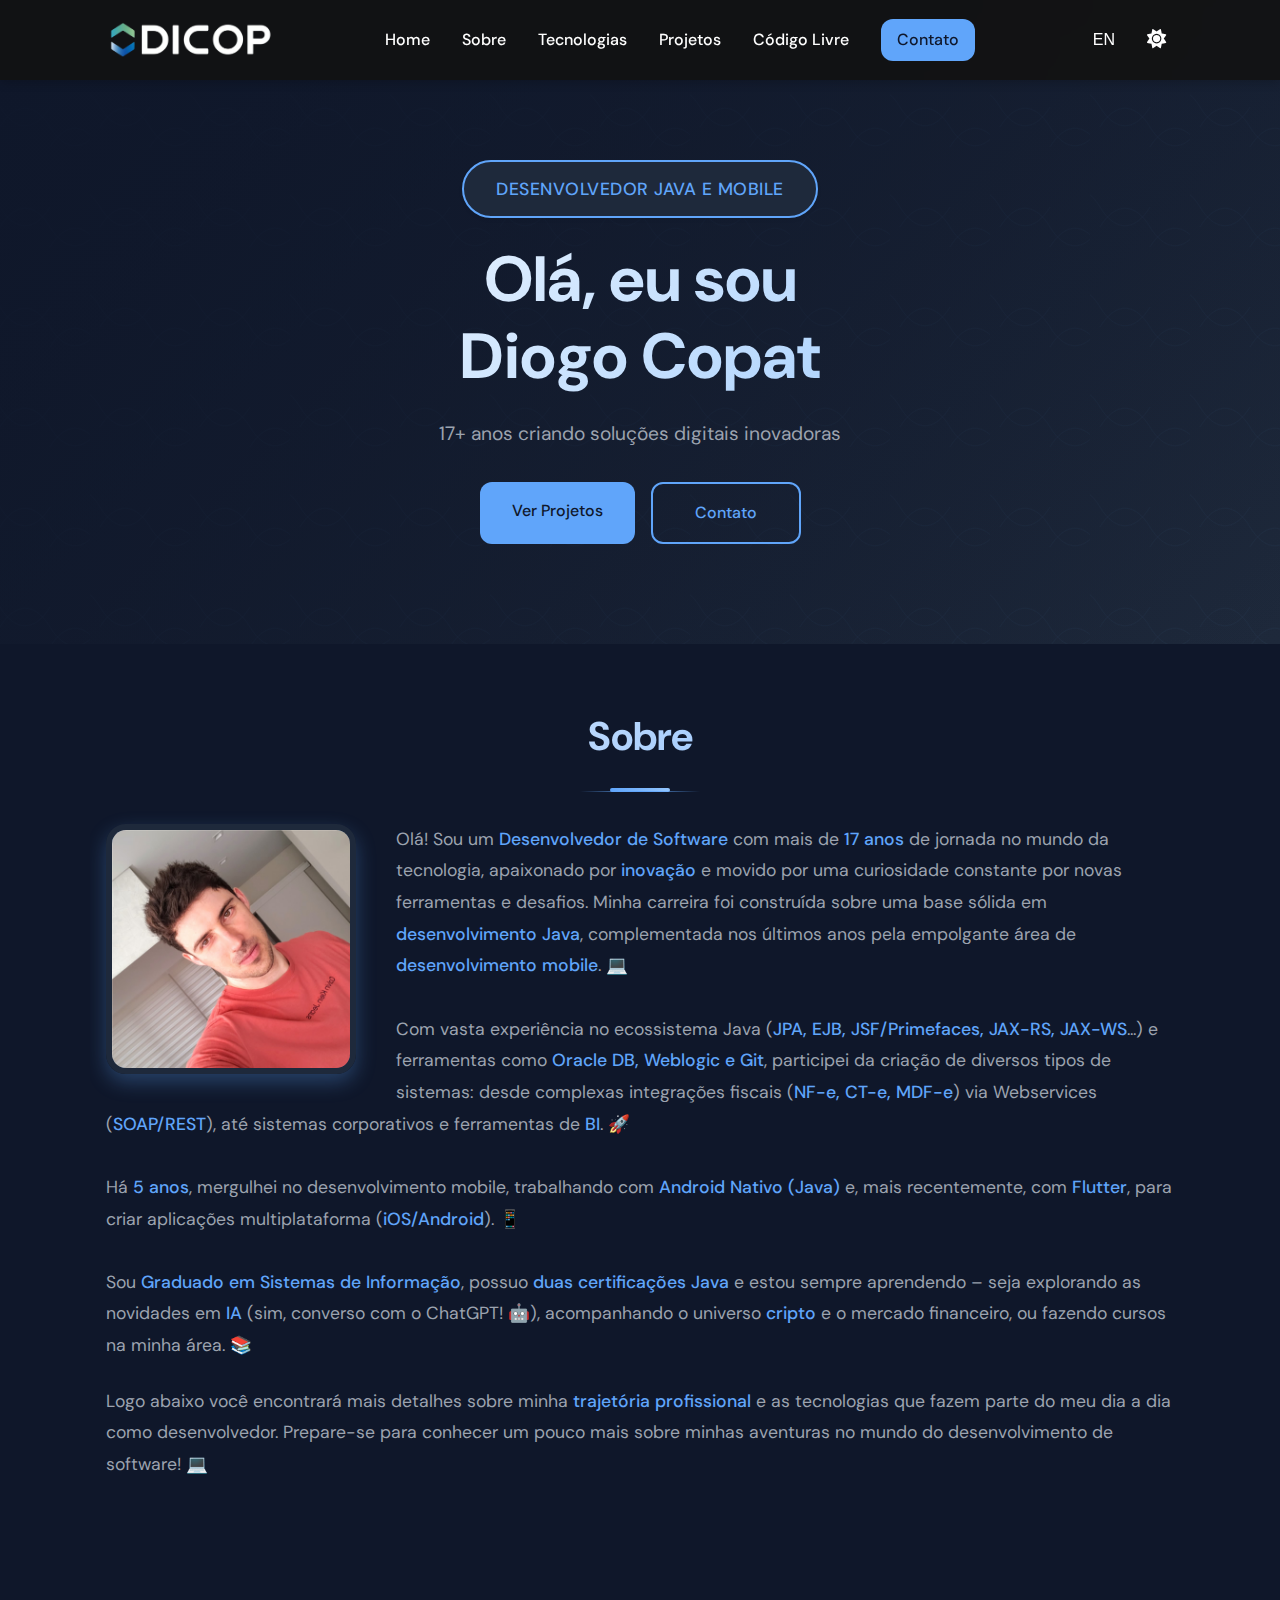
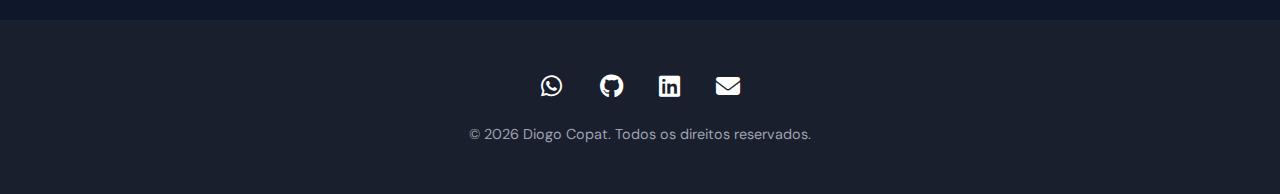
<file: index.html>
<!DOCTYPE html>
<html lang="pt-BR" data-theme="dark">
<head>
    <meta charset="UTF-8">
    <meta name="viewport" content="width=device-width, initial-scale=1.0">
    <title>Desenvolvedor Java e Mobile - Diogo Copat</title>
    
    <!-- Meta tags para SEO -->
    <meta name="description" content="Portfólio profissional de Diogo Copat, desenvolvedor Java e Mobile. Especialista em desenvolvimento de sistemas web e aplicativos Android / iOS.">
    <meta name="keywords" content="desenvolvedor java, ejb, jpa, jsf, primefaces, rest, soap, jax-rs, jax-ws, desenvolvedor mobile, android, ios, aplicativos, programação, desenvolvimento web, portfólio, diogo copat">
    <meta name="author" content="Diogo Copat">
    <meta name="robots" content="index, follow">
    
    <!-- Open Graph / Facebook -->
    <meta property="og:type" content="website">
    <meta property="og:url" content="https://dicop.com.br/">
    <meta property="og:title" content="Desenvolvedor Java e Mobile - Diogo Copat">
    <meta property="og:description" content="Portfólio profissional de Diogo Copat, desenvolvedor Java e Mobile. Especialista em desenvolvimento sistemas web e aplicativos Android / iOS.">
    <meta property="og:image" content="https://dicop.com.br/img/dicop.png">
    
    <!-- Twitter -->
    <meta property="twitter:card" content="summary_large_image">
    <meta property="twitter:url" content="https://dicop.com.br/">
    <meta property="twitter:title" content="Desenvolvedor Java e Mobile - Diogo Copat">
    <meta property="twitter:description" content="Portfólio profissional de Diogo Copat, desenvolvedor Java e Mobile. Especialista em desenvolvimento de sistemas web e aplicativos Android / iOS.">
    <meta property="twitter:image" content="https://dicop.com.br/img/dicop.png">
    
    <link rel="stylesheet" href="css/styles.css">
    <link rel="icon" href="img/favicons/favicon.png" type="image/x-icon">
    <link rel="apple-touch-icon" href="img/favicons/favicon-apple.png">
    <link href="https://fonts.googleapis.com/css2?family=DM+Sans:wght@400;500;700&display=swap" rel="stylesheet">
    <link rel="stylesheet" href="https://cdnjs.cloudflare.com/ajax/libs/font-awesome/6.4.0/css/all.min.css">
    <link rel="stylesheet" href="https://cdn.jsdelivr.net/npm/swiper@11/swiper-bundle.min.css" />
    <script src="js/translations.js"></script>
    <script src="js/theme.js" defer></script>
    <script src="js/scroll.js" defer></script>
    <script src="js/menu.js" defer></script>
    <script src="js/scroll-to-top.js" defer></script>
    <script src="js/skills-carousel.js" defer></script>
    <script src="js/contact-form.js" defer></script>
    <script src="https://cdn.jsdelivr.net/npm/swiper@11/swiper-bundle.min.js"></script>
    <script src="js/project-images.js" defer></script>
</head>
<body>
    <nav class="navbar">
        <div class="container">
            <a href="#home" class="logo">
                <img class="theme-logo" alt="Logo Portfolio">
            </a>
            <div class="nav-menu">
                <a href="#home" style="--item-index: 0" data-i18n="nav-home">Home</a>
                <a href="#career" style="--item-index: 1" data-i18n="nav-about">Sobre</a>
                <a href="#skills" style="--item-index: 2" data-i18n="nav-skills">Tecnologias</a>
                <a href="#projects" style="--item-index: 3" data-i18n="nav-projects">Projetos</a>
                <a href="#opensource" style="--item-index: 4" data-i18n="nav-opensource">Código Livre</a>
                <a href="#contact" class="nav-btn" style="--item-index: 5" data-i18n="nav-contact">Contato</a>
            </div>
            <div class="nav-right">
                <button id="langToggle" class="lang-toggle" aria-label="Alternar idioma">
                    EN
                </button>
                <button id="themeToggle" class="theme-toggle" aria-label="Alternar tema">
                    <i class="fas fa-moon"></i>
                </button>
                <button id="menuToggle" class="menu-toggle" aria-label="Toggle menu">
                    <i class="fas fa-bars"></i>
                </button>
            </div>
        </div>
    </nav>

    <section id="home" class="hero">
        <div class="container">
            <span class="subtitle" data-i18n="hero-subtitle">Desenvolvedor Java e Mobile</span>
            <h1>
                <span class="typing-text" data-i18n="hero-title-1">Olá, eu sou</span><br>
                <span class="typing-name" data-i18n="hero-title-2">Diogo Copat</span>
            </h1>
            <p data-i18n="hero-description">17+ anos criando soluções digitais inovadoras</p>
            <div class="hero-btns">
                <a href="#projects" class="btn" data-i18n="hero-btn-projects">Ver Projetos</a>
                <a href="#contact" class="btn btn-outline" data-i18n="hero-btn-contact">Contato</a>
            </div>
        </div>
    </section>

    <section id="career" class="career">
        <div class="container">
            <h2 data-i18n="career-title">Sobre</h2>
            <div class="about-container">
                <div class="profile-image-container">
                    <img src="img/foto.jpg" alt="Diogo Copat" class="profile-image" >
                </div>
                <p class="section-description" data-i18n="career-description">
                    Olá! Sou um <strong>Desenvolvedor de Software</strong> com mais de <strong>17 anos</strong> de jornada no mundo da tecnologia, apaixonado por <strong>inovação</strong> e movido por uma curiosidade constante por novas ferramentas e desafios. Minha carreira foi construída sobre uma base sólida em <strong>desenvolvimento Java</strong>, complementada nos últimos anos pela empolgante área de <strong>desenvolvimento mobile</strong>. 💻<br><br>Com vasta experiência no ecossistema Java (<strong>JPA, EJB, JSF/Primefaces, JAX-RS, JAX-WS</strong>...) e ferramentas como <strong>Oracle DB, Weblogic e Git</strong>, participei da criação de diversos tipos de sistemas: desde complexas integrações fiscais (<strong>NF-e, CT-e, MDF-e</strong>) via Webservices (<strong>SOAP/REST</strong>), até sistemas corporativos e ferramentas de <strong>BI</strong>. 🚀<br><br>Há <strong>5 anos</strong>, mergulhei no desenvolvimento mobile, trabalhando com <strong>Android Nativo (Java)</strong> e, mais recentemente, com <strong>Flutter</strong>, para criar aplicações multiplataforma (<strong>iOS/Android</strong>). 📱<br><br>Sou <strong>Graduado em Sistemas de Informação</strong>, possuo <strong>duas certificações Java</strong> e estou sempre aprendendo – seja explorando as novidades em <strong>IA</strong> (sim, converso com o ChatGPT! 🤖), acompanhando o universo <strong>cripto</strong> e o mercado financeiro, ou fazendo cursos na minha área. 📚
                </p>
                <p class="section-description" data-i18n="career-description-2">
                    Logo abaixo você encontrará mais detalhes sobre minha <strong>trajetória profissional</strong> e as tecnologias que fazem parte do meu dia a dia como desenvolvedor. Prepare-se para conhecer um pouco mais sobre minhas aventuras no mundo do desenvolvimento de software! 💻
                </p>
            </div>
            <div class="career-stats">
                <div class="stat-item reveal delay-1">
                    <div class="stat-number">20+</div>
                    <div class="stat-label" data-i18n="career-stats-1">Anos atuando na área de TI</div>
                </div>
                <div class="stat-item reveal delay-2">
                    <div class="stat-number">17+</div>
                    <div class="stat-label" data-i18n="career-stats-2">Anos desenvolvendo sistemas</div>
                </div>
                <div class="stat-item reveal delay-3">
                    <div class="stat-number">1</div>
                    <div class="stat-label" data-i18n="career-stats-3">Curso Superior em Sistemas de Informação</div>
                </div>                
                <div class="stat-item reveal delay-4">
                    <div class="stat-number">2</div>
                    <div class="stat-label" data-i18n="career-stats-4">Certificações Oracle / Java</div>
                </div>
            </div>

            <div class="career-grid reveal">
                <div class="career-highlight reveal-left">
                    <h3><i class="fab fa-java"></i><span data-i18n="career-web-title">Desenvolvimento Java</span></h3>
                    <p data-i18n="career-web-desc">Especialista em desenvolvimento Java, com ampla experiência em frameworks como EJB, JPA, JSF, Primefaces, JAX-RS, JAX-WS, Spring, Struts, JSP, JDBC e Servlets.</p>
                </div>
                <div class="career-highlight reveal-right">
                    <h3><i class="fas fa-mobile-alt"></i><span data-i18n="career-mobile-title">Desenvolvimento Mobile</span></h3>
                    <p data-i18n="career-mobile-desc">Especialista em desenvolvimento de aplicativos Android nativo (Java) e aplicações multiplataforma (Android / IOS) com Flutter</p>
                </div>
                <div class="career-highlight reveal-right delay-1">
                    <h3><i class="fas fa-tools"></i><span data-i18n="career-devops-title">DevOps & Ferramentas</span></h3>
                    <p data-i18n="career-devops-desc">Profundo conhecimento em banco de dados Oracle, larga experiência com servidor de aplicação Weblogic, Oracle HTTP Server, integração contínua com Jenkins e controle de versão usando GIT.</p>
                </div>
            </div>

            <div class="career-timeline reveal">
                <h3 data-i18n="career-timeline-title">Trajetória Profissional</h3>
                <div class="timeline-item delay-1">
                    <div class="timeline-date" data-i18n="career-timeline-1-date">Certificação</div>
                    <div class="timeline-title" data-i18n="career-timeline-1-title">Oracle Java SE 7</div>
                    <div class="timeline-description" data-i18n="career-timeline-1-desc">Certificação Oficial Oracle Java SE 7 Programmer</div>
                </div>
                <div class="timeline-item delay-2">
                    <div class="timeline-date" data-i18n="career-timeline-2-date">Certificação</div>
                    <div class="timeline-title" data-i18n="career-timeline-2-title">Oracle Java SE 6</div>
                    <div class="timeline-description" data-i18n="career-timeline-2-desc">Certificação Oficial Oracle Java SE 6 Programmer</div>
                </div>
                <div class="timeline-item delay-3">
                    <div class="timeline-date" data-i18n="career-timeline-3-date">Curso Superior</div>
                    <div class="timeline-title" data-i18n="career-timeline-3-title">Sistemas de Informação</div>
                    <div class="timeline-description" data-i18n="career-timeline-3-desc">Graduação completa em Sistemas de Informação, foco em desenvolvimento de software e sistemas empresariais.</div>
                </div>
                <div class="timeline-item delay-4">
                    <div class="timeline-date" data-i18n="career-timeline-4-date">2008 - Presente</div>
                    <div class="timeline-title" data-i18n="career-timeline-4-title">Desenvolvedor - Transportes Bertolini</div>
                    <div class="timeline-description" data-i18n="career-timeline-4-desc">Desenvolvimento e manutenção de sistemas corporativos, aplicativos mobile e integrações com órgãos fiscais.</div>
                </div>
                <div class="timeline-item delay-5">
                    <div class="timeline-date" data-i18n="career-timeline-5-date">2006 - 2008</div>
                    <div class="timeline-title" data-i18n="career-timeline-5-title">Suporte Técnico TI - Transportes Bertolini</div>
                    <div class="timeline-description" data-i18n="career-timeline-5-desc">Suporte aos usuários e sistemas da empresa, contribuindo para a eficiência operacional.</div>
                </div>
                <div class="timeline-item delay-6">
                    <div class="timeline-date" data-i18n="career-timeline-6-date">2005 - 2006</div>
                    <div class="timeline-title" data-i18n="career-timeline-6-title">Suporte Técnico TI - Estágio</div>
                    <div class="timeline-description" data-i18n="career-timeline-6-desc">Estágio na área de suporte técnico de TI na Embrapa e Concresul.</div>
                </div>
                <div class="timeline-item delay-7">
                    <div class="timeline-date" data-i18n="career-timeline-7-date">2002 - 2005</div>
                    <div class="timeline-title" data-i18n="career-timeline-7-title">Designer Gráfico - Zero Hora Editora Jornalística SA</div>
                    <div class="timeline-description" data-i18n="career-timeline-7-desc">Designer Gráfico, atuando na criação / edição de anúncios para o Jornal Pioneiro.</div>
                </div>                       
            </div>
        </div>
    </section>

    <section id="skills" class="skills">
        <div class="container">
            <h2 class="reveal" data-i18n="skills-title">Tecnologias</h2>
            <p class="section-description reveal" data-i18n="skills-description">
                Com mais de <strong>17 anos de experiência</strong> em desenvolvimento, domino um amplo conjunto de tecnologias e ferramentas. Minha expertise abrange desde <strong>desenvolvimento backend</strong> com Java e seus frameworks até <strong>desenvolvimento mobile</strong> com Android e Flutter, passando por <strong>bancos de dados</strong>, <strong>DevOps</strong> e <strong>integrações</strong>. Este conjunto diversificado de habilidades me permite criar soluções completas e robustas.
            </p>
            <div class="skills-grid reveal">
                <div class="swiper skills-swiper">
                    <div class="swiper-wrapper">
                        <div class="swiper-slide">
                            <div class="skill-card">
                                <div class="skill-icon"><i class="fab fa-java"></i></div>
                                <div class="skill-info">
                                    <h3>Java</h3>
                                    <p data-i18n="tech-java-desc">Desenvolvimento backend e Android</p>
                                </div>
                            </div>
                        </div>
                        <div class="swiper-slide">
                            <div class="skill-card">
                                <div class="skill-icon"><i class="fas fa-window-maximize"></i></div>
                                <div class="skill-info">
                                    <h3>JSF</h3>
                                    <p data-i18n="tech-jsf-desc">Framework web Java</p>
                                </div>
                            </div>
                        </div>
                        <div class="swiper-slide">
                            <div class="skill-card">
                                <div class="skill-icon"><i class="fas fa-database"></i></div>
                                <div class="skill-info">
                                    <h3>JPA</h3>
                                    <p data-i18n="tech-jpa-desc">Persistência de dados Java</p>
                                </div>
                            </div>
                        </div>
                        <div class="swiper-slide">
                            <div class="skill-card">
                                <div class="skill-icon"><i class="fas fa-mobile-alt"></i></div>
                                <div class="skill-info">
                                    <h3>Flutter</h3>
                                    <p data-i18n="tech-flutter-desc">Apps multiplataforma</p>
                                </div>
                            </div>
                        </div>
                        <div class="swiper-slide">
                            <div class="skill-card">
                                <div class="skill-icon"><i class="fas fa-file-alt"></i></div>
                                <div class="skill-info">
                                    <h3>iReport</h3>
                                    <p data-i18n="tech-ireport-desc">Geração de relatórios</p>
                                </div>
                            </div>
                        </div>
                        <div class="swiper-slide">
                            <div class="skill-card">
                                <div class="skill-icon"><i class="fas fa-database"></i></div>
                                <div class="skill-info">
                                    <h3>JDBC</h3>
                                    <p data-i18n="tech-jdbc-desc">Persistência de dados Java</p>
                                </div>
                            </div>
                        </div>
                        <div class="swiper-slide">
                            <div class="skill-card">
                                <div class="skill-icon"><i class="fas fa-server"></i></div>
                                <div class="skill-info">
                                    <h3>Servlet</h3>
                                    <p data-i18n="tech-servlet-desc">Aplicações web Java</p>
                                </div>
                            </div>
                        </div>
                        <div class="swiper-slide">
                            <div class="skill-card">
                                <div class="skill-icon"><i class="fab fa-html5"></i></div>
                                <div class="skill-info">
                                    <h3>HTML</h3>
                                    <p data-i18n="tech-html-desc">Estruturação de páginas web</p>
                                </div>
                            </div>
                        </div>
                        <div class="swiper-slide">
                            <div class="skill-card">
                                <div class="skill-icon"><i class="fab fa-css3-alt"></i></div>
                                <div class="skill-info">
                                    <h3>CSS</h3>
                                    <p data-i18n="tech-css-desc">Estilização e layouts responsivos</p>
                                </div>
                            </div>
                        </div>
                        <div class="swiper-slide">
                            <div class="skill-card">
                                <div class="skill-icon"><i class="fab fa-js"></i></div>
                                <div class="skill-info">
                                    <h3>JavaScript</h3>
                                    <p data-i18n="tech-js-desc">Interatividade frontend</p>
                                </div>
                            </div>
                        </div>
                        <div class="swiper-slide">
                            <div class="skill-card">
                                <div class="skill-icon"><i class="fas fa-server"></i></div>
                                <div class="skill-info">
                                    <h3>Weblogic</h3>
                                    <p data-i18n="tech-weblogic-desc">Servidor de aplicações Java</p>
                                </div>
                            </div>
                        </div>
                        <div class="swiper-slide">
                            <div class="skill-card">
                                <div class="skill-icon"><i class="fas fa-cube"></i></div>
                                <div class="skill-info">
                                    <h3>EJB</h3>
                                    <p data-i18n="tech-ejb-desc">Componentes empresariais Java</p>
                                </div>
                            </div>
                        </div>
                        <div class="swiper-slide">
                            <div class="skill-card">
                                <div class="skill-icon"><i class="fas fa-exchange-alt"></i></div>
                                <div class="skill-info">
                                    <h3>JAX-RS</h3>
                                    <p data-i18n="tech-jaxrs-desc">APIs REST em Java</p>
                                </div>
                            </div>
                        </div>
                        <div class="swiper-slide">
                            <div class="skill-card">
                                <div class="skill-icon"><i class="fas fa-plug"></i></div>
                                <div class="skill-info">
                                    <h3>JAX-WS</h3>
                                    <p data-i18n="tech-jaxws-desc">Web Services SOAP</p>
                                </div>
                            </div>
                        </div>
                        <div class="swiper-slide">
                            <div class="skill-card">
                                <div class="skill-icon"><i class="fab fa-android"></i></div>
                                <div class="skill-info">
                                    <h3>Android</h3>
                                    <p data-i18n="tech-android-desc">Desenvolvimento mobile nativo</p>
                                </div>
                            </div>
                        </div>
                        <div class="swiper-slide">
                            <div class="skill-card">
                                <div class="skill-icon"><i class="fas fa-cubes"></i></div>
                                <div class="skill-info">
                                    <h3>Struts</h3>
                                    <p data-i18n="tech-struts-desc">Framework MVC Java</p>
                                </div>
                            </div>
                        </div>
                        <div class="swiper-slide">
                            <div class="skill-card">
                                <div class="skill-icon"><i class="fas fa-file-code"></i></div>
                                <div class="skill-info">
                                    <h3>JSP</h3>
                                    <p data-i18n="tech-jsp-desc">Aplicações web Java</p>
                                </div>
                            </div>
                        </div>
                        <div class="swiper-slide">
                            <div class="skill-card">
                                <div class="skill-icon"><i class="fas fa-leaf"></i></div>
                                <div class="skill-info">
                                    <h3>Spring</h3>
                                    <p data-i18n="tech-spring-desc">Framework web e microsserviços</p>
                                </div>
                            </div>
                        </div>
                        <div class="swiper-slide">
                            <div class="skill-card">
                                <div class="skill-icon"><i class="fas fa-database"></i></div>
                                <div class="skill-info">
                                    <h3>Oracle</h3>
                                    <p data-i18n="tech-oracle-desc">SQL, DML e PL/SQL</p>
                                </div>
                            </div>
                        </div>
                        <div class="swiper-slide">
                            <div class="skill-card">
                                <div class="skill-icon"><i class="fab fa-jenkins"></i></div>
                                <div class="skill-info">
                                    <h3>Jenkins</h3>
                                    <p data-i18n="tech-jenkins-desc">Integração contínua</p>
                                </div>
                            </div>
                        </div>
                        <div class="swiper-slide">
                            <div class="skill-card">
                                <div class="skill-icon"><i class="fab fa-git-alt"></i></div>
                                <div class="skill-info">
                                    <h3>Git</h3>
                                    <p data-i18n="tech-git-desc">Controle de versão</p>
                                </div>
                            </div>
                        </div>
                    </div>
                    <div class="swiper-pagination"></div>
                    <div class="swiper-button-next"></div>
                    <div class="swiper-button-prev"></div>
                </div>
            </div>
        </div>
    </section>

    <section id="projects" class="projects">
        <div class="container">
            <h2 class="reveal" data-i18n="projects-title">Projetos</h2>
            <p class="section-description reveal" data-i18n="projects-description">
                Durante minha trajetória de <strong>17+ anos como desenvolvedor</strong>, tive a oportunidade de liderar e contribuir com diversos projetos significativos. Aqui estão alguns dos mais relevantes, demonstrando minha experiência em criar soluções inovadoras e impactantes.
            </p>
            <div class="projects-grid">
                <article class="project-card reveal">
                    <div class="project-image-container">
                        <img src="img/projects/carregando.jpg" alt="Loading..." class="project-image">
                    </div>
                    <div class="project-content">
                        <h3 data-i18n="project-1-title">Sistema Empresarial</h3>
                        <p data-i18n="project-1-desc">Sistema completo de gestão empresarial e logística, atendendo diferentes setores do negócio. Arquitetura robusta e própria, para permitir o crescimento do sistema de forma sustentável e flexível.</p>
                        <div class="project-techs">
                            <span>Java</span>
                            <span>EJB</span>
                            <span>JPA</span>
                            <span>JSF</span>
                            <span>PrimeFaces</span>
                        </div>
                    </div>
                </article>
                <article class="project-card reveal">
                    <div class="project-image-container">
                        <img src="img/projects/carregando.jpg" alt="Loading..." class="project-image">
                    </div>
                    <div class="project-content">
                        <h3 data-i18n="project-2-title">App Gestão Logística</h3>
                        <p data-i18n="project-2-desc">Aplicativo Android para gerenciar as coletas e entregas realizadas por empresa de transportes. Funcionando de forma offline, permitindo o seu funcionamento mesmo em locais onde não tem conectividade.</p>
                        <div class="project-techs">
                            <span>Java</span>
                            <span>Android</span>
                            <span>REST</span>
                            <span>JAX-RS</span>
                            <span>EJB</span>
                            <span>JPA</span>
                        </div>
                    </div>
                </article>
                <article class="project-card reveal">
                    <div class="project-image-container">
                        <img src="img/projects/carregando.jpg" alt="Gerador de Relatórios - Tela com relatório tabular" class="project-image">
                    </div>
                    <div class="project-content">
                        <h3 data-i18n="project-6-title">Gerador Relatórios</h3>
                        <p data-i18n="project-6-desc">Sistema web intuitivo que permite ao usuário criar relatórios personalizados, em poucos minutos, a partir de consultas SQL, sem necessidade de programação. O foco é a produtividade, flexibilidade, simplicidade e integração com múltiplos formatos de exportação.</p>
                        <div class="project-techs">
                            <span>Java</span>
                            <span>EJB</span>
                            <span>JPA</span>
                            <span>JSF</span>
                            <span>POI</span>
                            <span>PrimeFaces</span>
                            <span>iText</span>
                        </div>
                    </div>
                </article>
                <article class="project-card reveal">
                    <div class="project-image-container">
                        <img src="img/projects/carregando.jpg" alt="Loading..." class="project-image">
                    </div>
                    <div class="project-content">
                        <h3 data-i18n="project-4-title">MDF-e</h3>
                        <p data-i18n="project-4-desc">Sistema de emissão de Manifesto de Transporte Eletrônico (MDF-e), documento fiscal digital obrigatório para operações de transporte de cargas no Brasil. O MDF-e tem como objetivo principal rastrear e documentar a movimentação de mercadorias em operações logísticas, garantindo a legalidade e a transparência fiscal.</p>
                        <div class="project-techs">
                            <span>Java</span>
                            <span>EJB</span>
                            <span>JPA</span>
                            <span>JSF</span>
                            <span>SOAP</span>
                            <span>PrimeFaces</span>
                            <span>iReport</span>
                        </div>
                    </div>
                </article>
                <article class="project-card reveal">
                    <div class="project-image-container">
                        <img src="img/projects/carregando.jpg" alt="Loading..." class="project-image">
                    </div>
                    <div class="project-content">
                        <h3 data-i18n="project-5-title">NF-e</h3>
                        <p data-i18n="project-5-desc">Sistema de emissão de Nota Fiscal Eletrônica (NF-e), documento fiscal digital obrigatório para operações comerciais no Brasil. A NF-e substitui a nota fiscal em papel, garantindo maior segurança, agilidade e redução de custos para empresas e governo.</p>
                        <div class="project-techs">
                            <span>Java</span>
                            <span>EJB</span>
                            <span>JPA</span>
                            <span>JSP/Servlet</span>
                            <span>SOAP</span>
                            <span>PrimeFaces</span>
                            <span>iReport</span>
                        </div>
                    </div>
                </article>
                <article class="project-card reveal">
                    <div class="project-image-container">
                        <img src="img/projects/carregando.jpg" alt="Loading..." class="project-image">
                    </div>
                    <div class="project-content">
                        <h3 data-i18n="project-3-title">CT-e</h3>
                        <p data-i18n="project-3-desc">Sistema de emissão de Conhecimento de Transporte Eletrônico (CT-e), documento digital obrigatório no Brasil para registrar e acompanhar o transporte de mercadorias por empresas. Sua principal finalidade é garantir a rastreabilidade, segurança e legalidade das operações logísticas, substituindo documentos físicos.</p>
                        <div class="project-techs">
                            <span>Java</span>
                            <span>Hibernate</span>
                            <span>Spring</span>
                            <span>JSF</span>
                            <span>SOAP</span>
                            <span>PrimeFaces</span>
                            <span>iReport</span>
                        </div>
                    </div>
                </article>                
                <article class="project-card reveal">
                    <div class="project-image-container">
                        <img src="img/projects/carregando.jpg" alt="Loading..." class="project-image">
                    </div>
                    <div class="project-content">
                        <h3 data-i18n="project-7-title">BI</h3>
                        <p data-i18n="project-7-desc">Sistema web intuitivo que permite ao usuário, mesmo sem habilidades avançadas em SQL, construir indicadores de desempenho personalizados em minutos, combinando flexibilidade técnica e simplicidade operacional. Apresentando dados em formato tabular e gráficos dinâmicos.</p>
                        <div class="project-techs">
                            <span>Java</span>
                            <span>EJB</span>
                            <span>JPA</span>
                            <span>JSF</span>
                            <span>POI</span>
                            <span>PrimeFaces</span>
                        </div>
                    </div>
                </article>
                <article class="project-card reveal">
                    <div class="project-image-container">
                        <img src="img/projects/carregando.jpg" alt="Loading..." class="project-image">
                    </div>
                    <div class="project-content">
                        <h3 data-i18n="project-8-title">App Conferência</h3>
                        <p data-i18n="project-8-desc">Aplicativo Android para conferência de mercadorias, utilizado em operações logísticas, através da leitura de código de barras dos volumes, visando garantir que toda mercadoria transportada seja de fato entregue ao destinatário.</p>
                        <div class="project-techs">
                            <span>Java</span>
                            <span>Android</span>
                            <span>Flutter</span>
                            <span>REST</span>
                            <span>JAX-RS</span>
                            <span>EJB</span>
                            <span>JPA</span>
                        </div>
                    </div>
                </article>
                <article class="project-card reveal">
                    <div class="project-image-container">
                        <img src="img/projects/carregando.jpg" alt="Loading..." class="project-image">
                    </div>
                    <div class="project-content">
                        <h3 data-i18n="project-9-title">Aplicativo empresarial</h3>
                        <p data-i18n="project-9-desc">Aplicativo empresarial Android/IOS, possuindo arquitetura própria, permitindo que novos módulos possam ser adicionados com facilidade a medida que o negócio precisar. Possui controle de acesso onde as transações e empresas são liberadas de acordo com o perfil do usuário.</p>
                        <div class="project-techs">
                            <span>Java</span>
                            <span>Android</span>
                            <span>Flutter</span>
                            <span>REST</span>
                            <span>JAX-RS</span>
                            <span>EJB</span>
                            <span>JPA</span>
                        </div>
                    </div>
                </article>
            </div>
        </div>
    </section>

    <section id="opensource" class="projects opensource">
        <div class="container">
            <h2 class="reveal" data-i18n="opensource-title">Código livre</h2>
            <p class="section-description reveal" data-i18n="opensource-description">
                Esta seção apresenta uma seleção dos meus <strong>projetos de código aberto</strong>, permitindo uma análise mais profunda do meu trabalho como desenvolvedor. Aqui você pode explorar o código fonte, avaliar as <strong>práticas de programação</strong> e as tecnologias utilizadas em cada projeto, demonstrando meu compromisso com a <strong>qualidade</strong> e a <strong>inovação</strong> no desenvolvimento de software.
            </p>
            <div class="projects-grid reveal">
                <article class="project-card reveal delay-1">
                    <div class="project-image-container">
                        <img src="img/projects/carregando.jpg" alt="Loading..." class="project-image">
                    </div>
                    <div class="project-content">
                        <h3 data-i18n="opensource-project-1-title">Gerenciador Tarefas</h3>
                        <p data-i18n="opensource-project-1-desc">Aplicativo gerenciador de tarefas, para rodar em smartwatch com Wear OS. Objetivo do projeto foi validar o uso do flutter para desenvolver aplicativos para a plataforma Wear OS. App conta com armazenamento local, envio de notificações, troca de tema e multi idioma.</p>
                        <div class="project-techs">
                            <span>Flutter</span>
                        </div>
                        <a href="https://github.com/dicop/gerenciador-tarefas-wear-os" class="project-link">
                            <i class="fab fa-github"></i>
                            <span data-i18n="opensource-view-source">Ver código fonte</span>
                        </a>
                    </div>
                </article>
                <article class="project-card reveal delay-1">
                    <div class="project-image-container">
                        <img src="img/projects/site-pessoal.jpg" alt="Site Pessoal - Portfolio" class="project-image">
                    </div>
                    <div class="project-content">
                        <h3 data-i18n="opensource-project-2-title">Site pessoal</h3>
                        <p data-i18n="opensource-project-2-desc">Site pessoal para apresentação de meu perfil profissional. Desenvolvido usando javascript, html e css, com o objetivo de ser um site simples, de layout limpo, multi idioma e responsivo.</p>
                        <div class="project-techs">
                            <span>HTML</span>
                            <span>CSS</span>
                            <span>Javascript</span>
                        </div>
                        <a href="https://github.com/dicop/site-pessoal" class="project-link">
                            <i class="fab fa-github"></i>
                            <span data-i18n="opensource-view-source">Ver código fonte</span>
                        </a>
                    </div>
                </article>
                <article class="project-card reveal delay-2">
                    <div class="project-image-container">
                        <img src="img/projects/carregando.jpg" alt="Loading..." class="project-image">
                    </div>
                    <div class="project-content">
                        <h3 data-i18n="opensource-project-3-title">Sistema Cripto</h3>
                        <p data-i18n="opensource-project-3-desc">Sistema para negociações de criptomoedas, monitora as condições de mercado e envia alertas via Telegram. Sistema conta com integração via API com exchanges centralizadas e busca dados em exchanges descentralizadas através do uso de Web Scraping.</p>
                        <div class="project-techs">
                            <span>Java</span>
                            <span>JAX-RS</span>
                            <span>Selenium</span>
                            <span>Firebase</span>
                        </div>
                        <a href="https://github.com/dicop/sistema-cripto" class="project-link">
                            <i class="fab fa-github"></i>
                            <span data-i18n="opensource-view-source">Ver código fonte</span>
                        </a>
                    </div>
                </article>
                
            </div>
        </div>
    </section>

    <section id="contact" class="contact">
        <div class="container">
            <h2 class="reveal" data-i18n="contact-title">Contato</h2>
            <p class="section-description reveal" data-i18n="contact-description">
                Interessado em discutir um projeto ou saber mais sobre meu trabalho? Você pode entrar em contato através do <strong>formulário abaixo</strong> ou me encontrar nas <strong>redes sociais</strong> indicadas no rodapé.
            </p>
            <form class="contact-form reveal delay-1">
                <div class="form-group">
                    <input type="text" id="name" required>
                    <label for="name" data-i18n="contact-name">Nome</label>
                </div>
                <div class="form-group">
                    <input type="email" id="email" required>
                    <label for="email" data-i18n="contact-email">Email</label>
                </div>
                <div class="form-group">
                    <textarea id="message" required></textarea>
                    <label for="message" data-i18n="contact-message">Mensagem</label>
                </div>
                <button type="submit" class="btn" data-i18n="contact-btn-send">Enviar</button>
            </form>
        </div>
    </section>

    <footer>
        <div class="container">
            <div class="social-links">
                <a href="https://api.whatsapp.com/send?phone=5554992022295&text=Olá,%20vi%20seu%20portfólio%20e%20gostaria%20de%20conversar" target="_blank" class="whatsapp" aria-label="WhatsApp">
                    <i class="fab fa-whatsapp"></i>
                </a>
                <a href="https://github.com/dicop"><i class="fab fa-github"></i></a>
                <a href="https://br.linkedin.com/in/diogo-copat"><i class="fab fa-linkedin"></i></a>
                <a href="mailto:contato@dicop.com.br"><i class="fas fa-envelope"></i></a>
            </div>
            <p class="copyright">&copy; <span id="currentYear"></span> Diogo Copat. <span data-i18n="footer-rights">Todos os direitos reservados</span>.</p>
        </div>
    </footer>
</body>
</html>
</file>
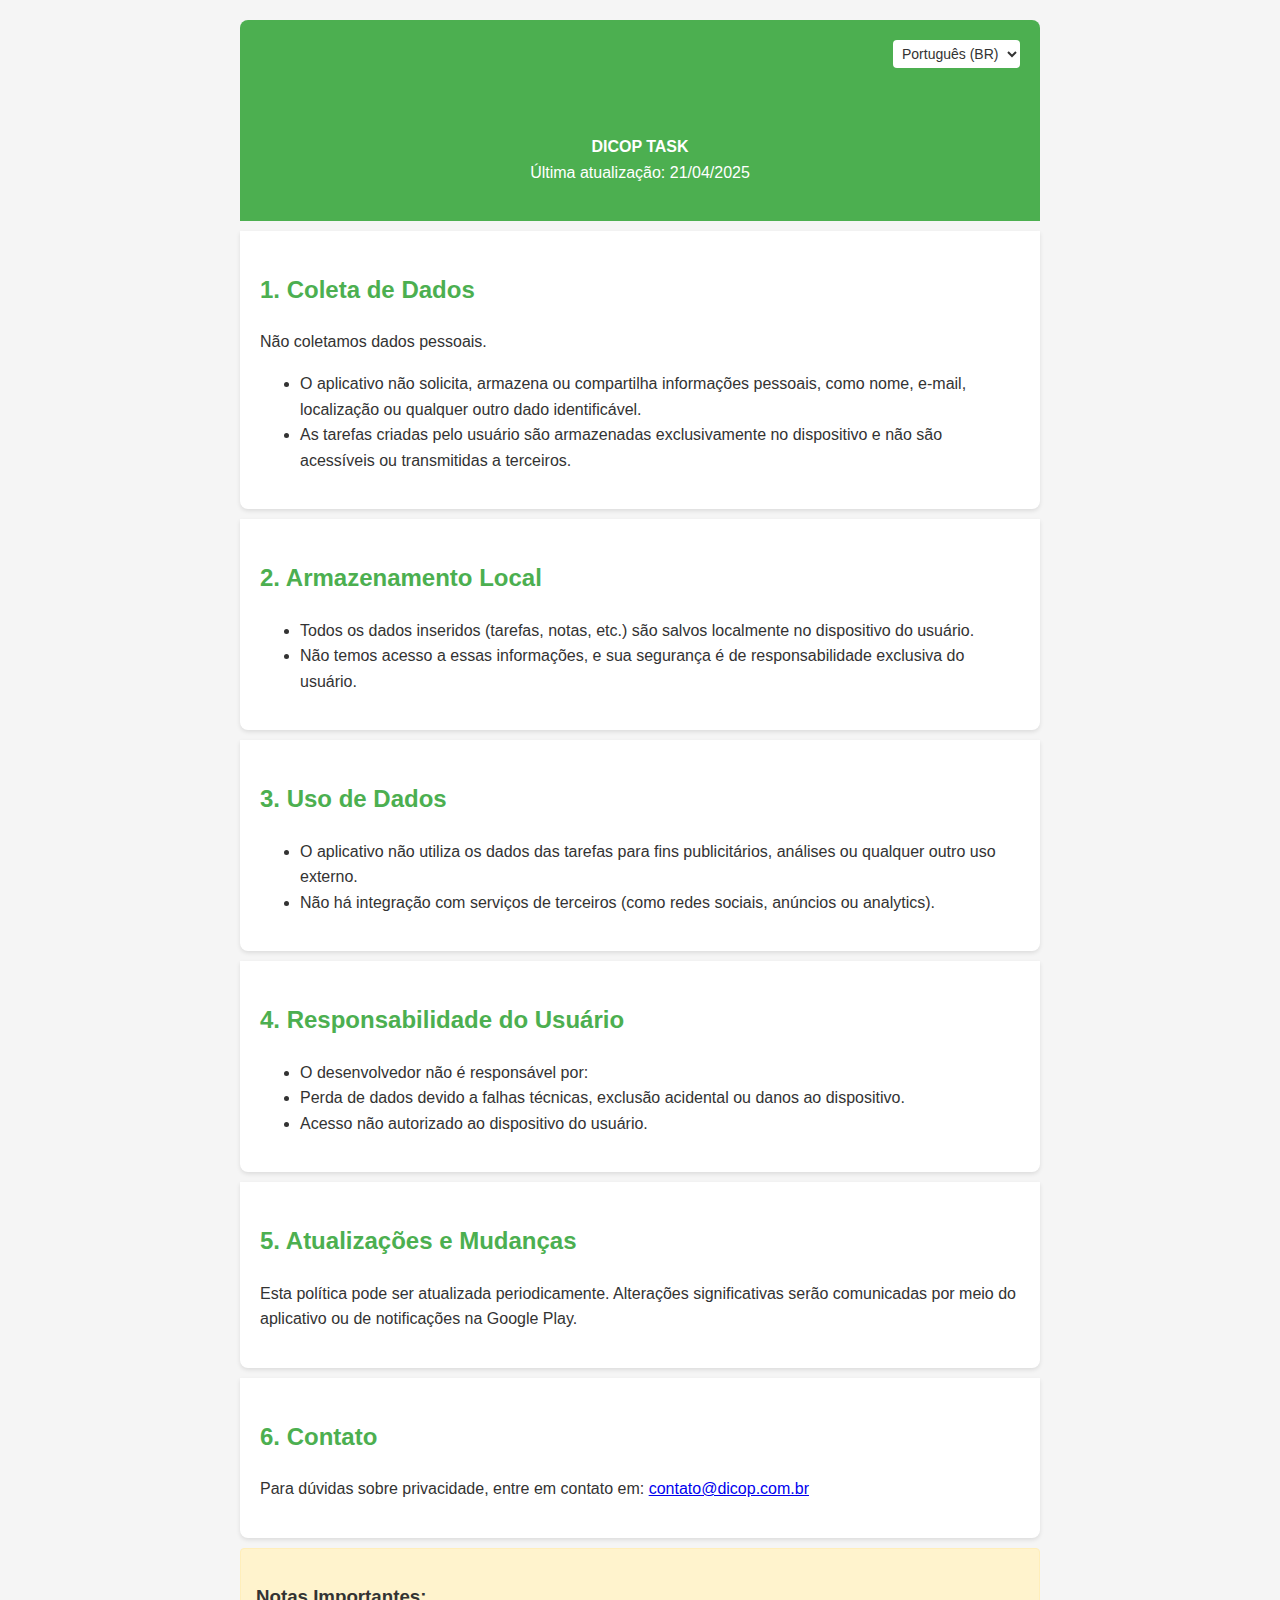
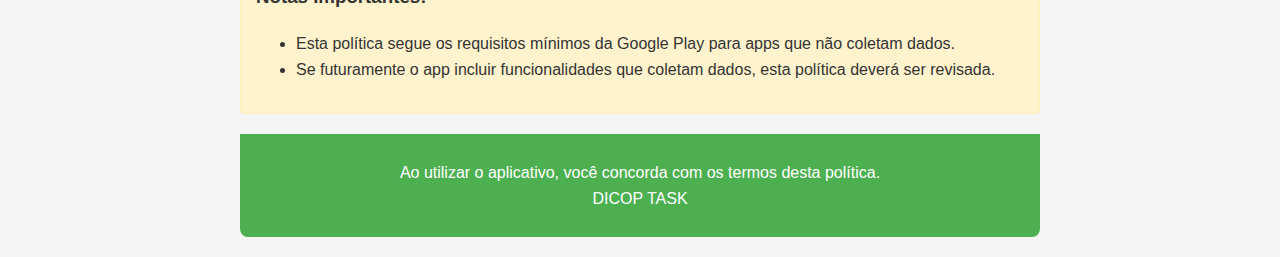
<file: dicop-task.html>
<!DOCTYPE html>
<html lang="pt-br">
<head>
    <meta charset="UTF-8">
    <meta name="viewport" content="width=device-width, initial-scale=1.0">
    <title>Política de Privacidade - DICOP TASK</title>
    <style>
        body {
            font-family: Arial, sans-serif;
            line-height: 1.6;
            margin: 0;
            padding: 20px;
            max-width: 800px;
            margin: 0 auto;
            background-color: #f5f5f5;
            color: #333;
        }
        header {
            background: #4CAF50;
            color: white;
            padding: 20px;
            text-align: center;
            border-radius: 8px 8px 0 0;
            position: relative;
        }
        .language-selector {
            position: absolute;
            top: 20px;
            right: 20px;
            background: white;
            padding: 5px;
            border-radius: 4px;
            border: none;
            color: #333;
            font-size: 14px;
        }
        section {
            background: white;
            padding: 20px;
            margin: 10px 0;
            border-radius: 0 0 8px 8px;
            box-shadow: 0 2px 4px rgba(0,0,0,0.1);
        }
        h1, h2 {
            color: #4CAF50;
        }
        .highlight {
            background: #fff3cd;
            padding: 15px;
            border-radius: 4px;
            border: 1px solid #ffeeba;
        }
        footer {
            text-align: center;
            padding: 10px;
            background: #4CAF50;
            color: white;
            border-radius: 0 0 8px 8px;
            margin-top: 20px;
        }
        [dir="rtl"] {
            text-align: right;
        }
        [dir="rtl"] .language-selector {
            left: 20px;
            right: auto;
        }
    </style>
</head>
<body>
    <header>
        <select id="languageSelector" class="language-selector">
            <option value="pt-BR">Português (BR)</option>
            <option value="en-US">English (US)</option>
            <option value="es-ES">Español (ES)</option>
            <option value="fr-FR">Français (FR)</option>
            <option value="zh-CN">中文 (CN)</option>
            <option value="ja-JP">日本語 (JP)</option>
            <option value="hi-IN">हिन्दी (IN)</option>
            <option value="ar-SA">العربية (SA)</option>
            <option value="bn-BD">বাংলা (BD)</option>
            <option value="ru-RU">Русский (RU)</option>
            <option value="pa-IN">ਪੰਜਾਬੀ (IN)</option>
        </select>
        <h1>Política de Privacidade</h1>
        <p><strong>DICOP TASK</strong><br>Última atualização: 21/04/2025</p>
    </header>

    <section>
        <h2>1. Coleta de Dados</h2>
        <p><strong>Não coletamos dados pessoais.</strong></p>
        <ul>
            <li>O aplicativo <strong>não solicita, armazena ou compartilha</strong> informações pessoais, como nome, e-mail, localização ou qualquer outro dado identificável.</li>
            <li>As tarefas criadas pelo usuário são armazenadas <strong>exclusivamente no dispositivo</strong> e não são acessíveis ou transmitidas a terceiros.</li>
        </ul>
    </section>

    <section>
        <h2>2. Armazenamento Local</h2>
        <ul>
            <li>Todos os dados inseridos (tarefas, notas, etc.) são salvos <strong>localmente no dispositivo do usuário</strong>.</li>
            <li><strong>Não temos acesso</strong> a essas informações, e sua segurança é de <strong>responsabilidade exclusiva do usuário</strong>.</li>
        </ul>
    </section>

    <section>
        <h2>3. Uso de Dados</h2>
        <ul>
            <li>O aplicativo <strong>não utiliza</strong> os dados das tarefas para fins publicitários, análises ou qualquer outro uso externo.</li>
            <li>Não há integração com serviços de terceiros (como redes sociais, anúncios ou analytics).</li>
        </ul>
    </section>

    <section>
        <h2>4. Responsabilidade do Usuário</h2>
        <ul>
            <li>O desenvolvedor <strong>não é responsável</strong> por:</li>
            <ul>
                <li>Perda de dados devido a falhas técnicas, exclusão acidental ou danos ao dispositivo.</li>
                <li>Acesso não autorizado ao dispositivo do usuário.</li>
            </ul>
        </ul>
    </section>

    <section>
        <h2>5. Atualizações e Mudanças</h2>
        <p>Esta política pode ser atualizada periodicamente. Alterações significativas serão comunicadas por meio do aplicativo ou de notificações na Google Play.</p>
    </section>

    <section>
        <h2>6. Contato</h2>
        <p>Para dúvidas sobre privacidade, entre em contato em: <a href="mailto:contato@dicop.com.br">contato@dicop.com.br</a>.</p>
    </section>

    <div class="highlight">
        <h3>Notas Importantes:</h3>
        <ul>
            <li>Esta política segue os requisitos mínimos da Google Play para apps que não coletam dados.</li>
            <li>Se futuramente o app incluir funcionalidades que coletam dados, esta política deverá ser revisada.</li>
        </ul>
    </div>

    <footer>
        <p>Ao utilizar o aplicativo, você concorda com os termos desta política.<br>
        DICOP</p>
    </footer>

    <script src="./js/dicop-task/translations.js"></script>
    <script src="./js/dicop-task/script.js"></script>
</body>
</html>
</file>
<file: css/styles.css>
:root {
    --primary: #007aff;
    --primary-rgb: 0, 122, 255;
    --secondary: #f0f7ff;
    --accent: #0056b3;
    --text: #2d2d2d;
    --text-light: #6b7280;
    --background: #ffffff;
    --surface: #ffffff;
    --radius: 12px;
}

[data-theme="dark"] {
    --primary: #60a5fa;
    --primary-rgb: 96, 165, 250;
    --secondary: #1a1f2e;
    --accent: #93c5fd;
    --text: #ffffff;
    --text-light: #9ca3af;
    --background: #0f172a;
    --surface: #1e293b;
}

* {
    margin: 0;
    padding: 0;
    box-sizing: border-box;
}

body {
    font-family: 'DM Sans', sans-serif;
    line-height: 1.6;
    color: var(--text);
    background: var(--background);
    transition: background-color 0.3s ease, color 0.3s ease;
    overflow-x: hidden;
    width: 100%;
}

.container {
    width: 100%;
    max-width: 1100px;
    margin: 0 auto;
    padding: 0 1rem;
}

/* Navbar */
.navbar {
    height: 80px;
    position: fixed;
    width: 100%;
    top: 0;
    background: rgba(255, 255, 255, 0.9);
    backdrop-filter: blur(10px);
    z-index: 1000;
    box-shadow: 0 2px 10px rgba(0, 0, 0, 0.05);
}

.navbar .container {
    display: flex;
    justify-content: space-between;
    align-items: center;
    height: 100%;
}

.logo {
    height: 45%;
    display: flex;
    align-items: center;
    text-decoration: none;
}

.logo img.theme-logo {
    height: 100%;
    width: auto;
    object-fit: contain;
    content: url("../img/logo-tema-claro.webp");
}

[data-theme="dark"] .logo img.theme-logo {
    content: url("../img/logo-tema-escuro.webp");
}

.nav-menu {
    display: flex;
    align-items: center;
    gap: 2rem;
}

.nav-menu a {
    text-decoration: none;
    color: var(--text);
    font-weight: 500;
    transition: color 0.3s ease;
    white-space: nowrap;
}

.nav-menu a:hover {
    color: var(--accent);
}

.nav-btn {
    background: var(--primary);
    color: var(--background) !important;
    padding: 0.5rem 1rem;
    border-radius: var(--radius);
}

.nav-right {
    display: flex;
    align-items: center;
    gap: 0.5rem;
}

/* Hero Section */
.hero {
    padding: 160px 0 100px;
    text-align: center;
    position: relative;
    background: linear-gradient(135deg, var(--background) 0%, var(--secondary) 100%);
    overflow: hidden;
    width: 100%;
}

.hero::before {
    content: '';
    position: absolute;
    top: 0;
    left: 0;
    right: 0;
    bottom: 0;
    background-image: url("data:image/svg+xml,%3Csvg width='100' height='100' viewBox='0 0 100 100' xmlns='http://www.w3.org/2000/svg'%3E%3Cpath d='M10 35c15 -25, 35 -25, 50 0s35 25, 50 0' stroke='%23007aff' stroke-width='0.5' fill='none' stroke-opacity='0.07' transform='translate(-50, 0)'/%3E%3Cpath d='M10 35c15 -25, 35 -25, 50 0s35 25, 50 0' stroke='%23007aff' stroke-width='0.5' fill='none' stroke-opacity='0.07' transform='translate(0, 20)'/%3E%3Cpath d='M10 35c15 -25, 35 -25, 50 0s35 25, 50 0' stroke='%23007aff' stroke-width='0.5' fill='none' stroke-opacity='0.07' transform='translate(50, 40)'/%3E%3C/svg%3E");
    background-position: center;
    background-repeat: repeat;
    opacity: 1;
    z-index: 0;
}

[data-theme="dark"] .hero::before {
    background-image: url("data:image/svg+xml,%3Csvg width='100' height='100' viewBox='0 0 100 100' xmlns='http://www.w3.org/2000/svg'%3E%3Cpath d='M10 35c15 -25, 35 -25, 50 0s35 25, 50 0' stroke='%2360a5fa' stroke-width='0.5' fill='none' stroke-opacity='0.07' transform='translate(-50, 0)'/%3E%3Cpath d='M10 35c15 -25, 35 -25, 50 0s35 25, 50 0' stroke='%2360a5fa' stroke-width='0.5' fill='none' stroke-opacity='0.07' transform='translate(0, 20)'/%3E%3Cpath d='M10 35c15 -25, 35 -25, 50 0s35 25, 50 0' stroke='%2360a5fa' stroke-width='0.5' fill='none' stroke-opacity='0.07' transform='translate(50, 40)'/%3E%3C/svg%3E");
    opacity: 1;
}

.hero::after {
    content: '';
    position: absolute;
    top: 0;
    left: 0;
    right: 0;
    bottom: 0;
    background: linear-gradient(135deg, var(--background) 0%, rgba(240, 247, 255, 0.4) 100%);
    opacity: 0.95;
    z-index: 0;
}

[data-theme="dark"] .hero::after {
    background: linear-gradient(135deg, var(--background) 0%, transparent 100%);
    opacity: 0.9;
}

.hero .container {
    position: relative;
    z-index: 1;
}

.subtitle {
    display: inline-block;
    background: var(--surface);
    padding: 0.8rem 2rem;
    border-radius: 100px;
    font-size: 1.1rem;
    font-weight: 500;
    margin-bottom: 1.5rem;
    box-shadow: 0 2px 4px rgba(0, 0, 0, 0.05);
    color: var(--primary);
    letter-spacing: 0.5px;
    text-transform: uppercase;
    border: 2px solid var(--primary);
}

.hero h1 {
    font-size: clamp(2.5rem, 8vw, 4rem);
    line-height: 1.2;
    margin-bottom: 1.5rem;
    background: linear-gradient(135deg, var(--text) 0%, var(--accent) 100%);
    -webkit-background-clip: text;
    -webkit-text-fill-color: transparent;
    background-clip: text;
}

.hero p {
    font-size: clamp(1rem, 4vw, 1.2rem);
    color: var(--text-light);
    margin-bottom: 2rem;
}

.hero-btns {
    position: relative;
    z-index: 2;
    display: flex;
    flex-direction: row;
    gap: 1rem;
    justify-content: center;
}

.hero-btns .btn {
    min-width: 150px;
}

/* Buttons */
.btn {
    display: inline-block;
    padding: 1rem 2rem;
    border-radius: var(--radius);
    text-decoration: none;
    font-weight: 500;
    transition: transform 0.3s ease;
    background: var(--primary);
    color: var(--background);
    border: none;
    cursor: pointer;
}

.btn-outline {
    background: transparent;
    border: 2px solid var(--primary);
    color: var(--primary);
}

.btn:hover {
    transform: translateY(-2px);
}

/* Skills Section */
.skills {
    padding: 60px 0;
    background: var(--secondary);
}

h2 {
    font-size: 2.5rem;
    margin-bottom: 2rem;
    text-align: center;
}

.skills-grid {
    width: 100%;
    padding: 2rem 0;
}

.skills-swiper {
    width: 100%;
    padding: 2rem 0 4rem;
}

.skills-swiper .swiper-slide {
    height: auto;
}

.skill-card {
    background: linear-gradient(135deg, var(--surface) 0%, rgba(var(--primary-rgb), 0.05) 100%);
    border-radius: var(--radius);
    padding: 1.5rem;
    display: flex;
    align-items: center;
    gap: 1rem;
    box-shadow: 0 2px 8px rgba(0, 0, 0, 0.05);
    border: 1px solid rgba(var(--primary-rgb), 0.1);
    height: 100px;
}

.skill-card:hover {
    transform: none;
    box-shadow: 0 2px 8px rgba(0, 0, 0, 0.05);
    border-color: rgba(var(--primary-rgb), 0.1);
}

.skill-icon {
    width: 50px;
    height: 50px;
    display: flex;
    align-items: center;
    justify-content: center;
    background: var(--primary);
    border-radius: 12px;
    color: var(--background);
}

.skill-icon i {
    font-size: 1.5rem;
}

.skill-info {
    flex: 1;
}

.skill-info h3 {
    margin: 0;
    font-size: 1.1rem;
    color: var(--text);
    margin-bottom: 0.25rem;
}

.skill-info p {
    margin: 0;
    font-size: 0.9rem;
    color: var(--text-secondary);
}

/* Swiper Navigation */
.skills-swiper .swiper-button-next,
.skills-swiper .swiper-button-prev {
    color: var(--primary);
    background: var(--surface);
    width: 40px;
    height: 40px;
    border-radius: 50%;
    box-shadow: 0 2px 8px rgba(0, 0, 0, 0.1);
    top: 100px;
    margin-top: 0;
}

.skills-swiper .swiper-button-next:after,
.skills-swiper .swiper-button-prev:after {
    font-size: 1.2rem;
}

.skills-swiper .swiper-button-next:hover,
.skills-swiper .swiper-button-prev:hover {
    background: var(--primary);
    color: var(--background);
}

/* Swiper Pagination */
.skills-swiper .swiper-pagination {
    position: relative;
    bottom: 0;
    margin-top: 2rem;
}

.skills-swiper .swiper-pagination-bullet {
    background: var(--primary);
    opacity: 0.5;
    width: 8px;
    height: 8px;
}

.skills-swiper .swiper-pagination-bullet-active {
    opacity: 1;
}

/* Responsive Styles */
@media (min-width: 768px) {
    .skills-swiper {
        padding: 2rem 4rem;
    }
}

@media (max-width: 767px) {
    .skills-swiper {
        padding: 2rem 1rem;
    }
    
    .skill-card {
        padding: 1.25rem;
    }
}

/* Dark Theme Adjustments */
[data-theme="dark"] .skills-swiper .swiper-button-next,
[data-theme="dark"] .skills-swiper .swiper-button-prev {
    background: var(--surface);
    box-shadow: 0 2px 8px rgba(0, 0, 0, 0.2);
}

[data-theme="dark"] .skills-swiper .swiper-button-next:hover,
[data-theme="dark"] .skills-swiper .swiper-button-prev:hover {
    background: var(--primary);
    color: var(--background);
}

/* Projects Section */
.projects {
    padding: 60px 0 80px;
    background: var(--background);
    position: relative;
    width: 100%;
    overflow: hidden;
}

.projects.opensource {
    background: var(--secondary);
}

.projects-grid {
    display: grid;
    grid-template-columns: repeat(auto-fit, minmax(300px, 1fr));
    gap: 2rem;
    width: 100%;
    padding-bottom: 8px;
}

.project-card {
    width: 100%;
    padding: 0;
    border-radius: var(--radius);
    background: linear-gradient(135deg, var(--surface) 0%, rgba(var(--primary-rgb), 0.08) 100%);
    display: flex;
    flex-direction: column;
    justify-content: space-between;
    min-height: 350px;
    box-shadow: 0 2px 8px rgba(0, 0, 0, 0.05);
    border: 1px solid rgba(var(--primary-rgb), 0.1);
    transition: all 0.3s ease;
    overflow: hidden;
}

.project-card:hover {
    transform: translateY(-2px);
    box-shadow: 0 4px 12px rgba(var(--primary-rgb), 0.1);
    border-color: rgba(var(--primary-rgb), 0.2);
}

.project-image-container {
    position: relative;
    width: 100%;
    height: 160px;
    overflow: hidden;
    border-top-left-radius: var(--radius);
    border-top-right-radius: var(--radius);
    background: linear-gradient(110deg, #ececec 8%, #f5f5f5 18%, #ececec 33%);
    background-size: 200% 100%;
    animation: 1.5s shine linear infinite;
}

@keyframes shine {
    to {
        background-position-x: -200%;
    }
}

.project-image {
    width: 100%;
    height: 100%;
    object-fit: cover;
    object-position: center;
    transition: transform 0.5s ease;
    opacity: 0;
    animation: fadeIn 0.5s ease forwards;
}

.project-image[src*="via.placeholder.com"] {
    opacity: 0.7;
}

@keyframes fadeIn {
    from {
        opacity: 0;
    }
    to {
        opacity: 1;
    }
}

.project-image-container::after {
    content: '';
    position: absolute;
    top: 0;
    left: 0;
    width: 100%;
    height: 100%;
    background: linear-gradient(to bottom, rgba(0,0,0,0.1) 0%, rgba(0,0,0,0.3) 100%);
    transition: opacity 0.3s ease;
}

.project-card:hover .project-image {
    transform: scale(1.05);
}

.project-card:hover .project-image-container::after {
    opacity: 0.7;
}

.project-content {
    padding: 1.5rem;
    display: flex;
    flex-direction: column;
    flex: 1;
}

.project-card h3 {
    margin-bottom: 0.75rem;
    color: var(--text);
    font-size: 1.3rem;
}

.project-card p {
    margin-bottom: 1rem;
    color: var(--text-light);
    font-size: 0.95rem;
    line-height: 1.5;
    flex-grow: 1;
}

.project-techs {
    display: flex;
    flex-wrap: wrap;
    gap: 0.5rem;
    margin-top: auto;
    padding-top: 1rem;
}

.project-techs span {
    display: inline-block;
    padding: 0.25rem 0.75rem;
    background: var(--surface);
    border: 1px solid var(--text-light);
    border-radius: 100px;
    font-size: 0.9rem;
    color: var(--text);
    white-space: nowrap;
}

.project-link {
    margin-top: 1rem;
    display: inline-flex;
    align-items: center;
    justify-content: center;
    width: 100%;
    gap: 0.5rem;
    padding: 0.75rem 1.5rem;
    background: var(--primary);
    color: var(--background);
    text-decoration: none;
    font-weight: 500;
    border-radius: var(--radius);
    transition: opacity 0.3s ease;
}

.project-link:hover {
    opacity: 0.9;
}

.project-link i {
    font-size: 1.2rem;
}

@media (max-width: 1024px) {
    .projects-grid {
        grid-template-columns: repeat(auto-fit, minmax(250px, 1fr));
    }
}

@media (max-width: 768px) {
    .container {
        padding: 0 1rem;
    }

    .projects-grid {
        grid-template-columns: 1fr;
        gap: 1.5rem;
    }

    .project-card {
        min-height: auto;
    }
    
    .project-image-container {
        height: 180px;
    }
    
    h2 {
        font-size: 2rem;
        margin-bottom: 2rem;
    }

    .navbar {
        height: 70px;
    }

    .logo {
        height: 50%;
    }

    .project-image {
        height: 100%;
        object-fit: cover;
        object-position: center;
    }
}

@media (max-width: 480px) {
    .container {
        padding: 0 1rem;
    }
    
    .projects {
        padding: 60px 0 80px;
    }

    .project-card {
        min-height: auto;
    }
    
    .project-image-container {
        height: 200px;
    }
    
    .project-content {
        padding: 1.25rem;
    }
    
    .project-card h3 {
        font-size: 1.2rem;
        margin-bottom: 0.5rem;
    }
    
    .project-card p {
        font-size: 0.9rem;
        margin-bottom: 0.75rem;
    }
    
    .project-techs span {
        padding: 0.2rem 0.5rem;
        font-size: 0.8rem;
    }

    .hero {
        padding: 100px 0 50px;
    }

    .subtitle {
        font-size: 0.85rem;
        padding: 0.5rem 1.2rem;
    }

    .hero-btns {
        flex-direction: column;
        gap: 1rem;
        width: 100%;
    }

    .hero-btns .btn {
        width: 100%;
        min-width: auto;
    }

    .contact-form .btn {
        width: 100%;
    }

    .section {
        padding: 50px 0;
    }

    h2 {
        font-size: 1.8rem;
        margin-bottom: 1.5rem;
    }

    .project-image {
        height: 100%;
        object-fit: cover;
        object-position: center;
    }
}

/* Contact Form */
.contact {
    padding: 60px 0;
    background: var(--background);
}

.contact-form {
    width: 100%;
    max-width: 100%;
    margin: 0 auto;
    padding: 0 1rem;
}

.form-group {
    margin-bottom: 1.5rem;
    width: 100%;
    position: relative;
}

.form-group input,
.form-group textarea {
    width: 100%;
    padding: 1rem;
    border: 1px solid var(--text-light);
    border-radius: var(--radius);
    background: var(--surface);
}

.form-group input:focus,
.form-group textarea:focus {
    border-color: var(--primary);
    outline: none;
    background: var(--surface);
}

.form-group label {
    position: absolute;
    left: 1rem;
    top: 1rem;
    transition: all 0.3s ease;
    pointer-events: none;
    color: var(--text-light);
    background: var(--surface);
    padding: 0 0.5rem;
}

.form-group input:focus ~ label,
.form-group textarea:focus ~ label,
.form-group input:valid ~ label,
.form-group textarea:valid ~ label {
    top: -0.5rem;
    left: 0.5rem;
    font-size: 0.8rem;
    background: var(--surface);
    padding: 0 0.5rem;
    color: var(--text);
}

.form-group textarea {
    height: 150px;
    resize: vertical;
}

.form-message {
    margin-bottom: 20px;
    padding: 15px 20px;
    border-radius: 8px;
    text-align: left;
    font-weight: 500;
    display: none;
    position: relative;
    padding-left: 50px;
    animation: slideIn 0.3s ease-out;
}

@keyframes slideIn {
    from {
        transform: translateY(-10px);
        opacity: 0;
    }
    to {
        transform: translateY(0);
        opacity: 1;
    }
}

.form-message::before {
    font-family: "Font Awesome 5 Free";
    font-weight: 900;
    position: absolute;
    left: 20px;
    top: 50%;
    transform: translateY(-50%);
    font-size: 1.2rem;
}

.form-message.success {
    display: block;
    background-color: #d1fae5;
    color: #065f46;
    border: 1px solid #a7f3d0;
}

.form-message.success::before {
    content: "\f00c";
    color: #059669;
}

.form-message.error {
    display: block;
    background-color: #fee2e2;
    color: #991b1b;
    border: 1px solid #fecaca;
}

.form-message.error::before {
    content: "\f00d";
    color: #dc2626;
}

/* Footer */
footer {
    padding: 3rem 0;
    text-align: center;
    background: var(--secondary);
}

.social-links {
    margin-bottom: 1rem;
}

.social-links a {
    color: var(--text);
    font-size: 1.5rem;
    margin: 0 1rem;
    transition: color 0.3s ease;
    text-decoration: none;
}

.social-links a:hover {
    color: var(--accent);
}

.copyright {
    color: var(--text-light);
    font-size: 0.9rem;
}

/* Language Toggle Button */
.lang-toggle {
    background: none;
    border: none;
    color: var(--text);
    font-size: 1rem;
    font-weight: 500;
    cursor: pointer;
    padding: 0.5rem;
    margin-right: 0.5rem;
    transition: color 0.3s ease;
}

.lang-toggle:hover {
    color: var(--primary);
}

/* Theme Toggle Button */
.theme-toggle {
    background: none;
    border: none;
    color: var(--text);
    font-size: 1.2rem;
    cursor: pointer;
    padding: 0.5rem;
    transition: color 0.3s ease;
}

.theme-toggle:hover {
    color: var(--primary);
}

/* Dark Theme Adjustments */
[data-theme="dark"] .navbar {
    background: rgba(18, 18, 18, 0.9);
    box-shadow: 0 2px 10px rgba(0, 0, 0, 0.2);
}

[data-theme="dark"] .skill-card,
[data-theme="dark"] .form-group input,
[data-theme="dark"] .form-group textarea {
    background: linear-gradient(135deg, var(--surface) 0%, rgba(var(--primary-rgb), 0.15) 100%);
    border-color: var(--text-light);
    color: var(--text);
}

[data-theme="dark"] .form-group input:focus,
[data-theme="dark"] .form-group textarea:focus {
    border-color: var(--accent);
}

[data-theme="dark"] .form-group label {
    background: var(--surface);
}

[data-theme="dark"] .form-group input:focus ~ label,
[data-theme="dark"] .form-group textarea:focus ~ label,
[data-theme="dark"] .form-group input:valid ~ label,
[data-theme="dark"] .form-group textarea:valid ~ label {
    background: var(--surface);
    color: var(--text);
}

[data-theme="dark"] .project-card {
    background: linear-gradient(135deg, var(--surface) 0%, rgba(var(--primary-rgb), 0.15) 100%);
    box-shadow: 0 2px 8px rgba(0, 0, 0, 0.2);
}

[data-theme="dark"] .project-techs span {
    background: var(--secondary);
    border-color: transparent;
    color: var(--text);
}

[data-theme="dark"] .btn {
    background: var(--primary);
    color: var(--background);
}

[data-theme="dark"] .btn-outline {
    border-color: var(--primary);
    color: var(--primary);
    background: transparent;
}

[data-theme="dark"] .btn-outline:hover {
    background: var(--primary);
    color: var(--background);
}

[data-theme="dark"] .nav-btn {
    background: var(--primary);
    color: var(--background) !important;
}

[data-theme="dark"] .project-link {
    background: var(--primary);
    color: var(--background);
}

/* Career Section */
.career {
    padding: 60px 0;
    background: var(--background);
}

.career h2 {
    margin-bottom: 2rem;
}

.career .container {
    max-width: 1100px;
    width: 100%;
    padding: 0 1rem;
    box-sizing: border-box;
}

.career-content {
    max-width: 1000px;
    margin: 0 auto;
}

.career-grid {
    display: grid;
    grid-template-columns: repeat(auto-fit, minmax(300px, 1fr));
    gap: 2rem;
    margin-bottom: 3rem;
    width: 100%;
}

.career-highlight {
    background: linear-gradient(135deg, var(--surface) 0%, rgba(var(--primary-rgb), 0.05) 100%);
    padding: 2rem;
    border-radius: var(--radius);
    box-shadow: 0 2px 8px rgba(0, 0, 0, 0.05);
    transition: transform 0.3s ease, box-shadow 0.3s ease;
    border: 1px solid rgba(var(--primary-rgb), 0.1);
}

.career-highlight:hover {
    transform: translateY(-5px);
    box-shadow: 0 5px 15px rgba(var(--primary-rgb), 0.1);
    border-color: rgba(var(--primary-rgb), 0.2);
}

.career-highlight h3 {
    color: var(--primary);
    font-size: 1.3rem;
    margin-bottom: 1rem;
    display: flex;
    align-items: center;
    gap: 0.75rem;
}

.career-highlight h3 i {
    font-size: 1.5rem;
}

.career-highlight p {
    color: var(--text);
    font-size: 1.1rem;
    line-height: 1.8;
    margin-bottom: 1rem;
}

.career-timeline {
    margin-top: 4rem;
    position: relative;
    padding: 2rem;
    background: var(--surface);
    border-radius: var(--radius);
    box-shadow: 0 2px 8px rgba(0, 0, 0, 0.05);
}

.career-timeline h3 {
    color: var(--primary);
    font-size: 1.5rem;
    margin-bottom: 2rem;
    text-align: center;
}

.timeline-item {
    padding-left: 2rem;
    border-left: 2px solid var(--primary);
    margin-bottom: 2rem;
    position: relative;
}

.timeline-item:last-child {
    margin-bottom: 0;
}

.timeline-item::before {
    content: '';
    position: absolute;
    left: -8px;
    top: 0;
    width: 14px;
    height: 14px;
    border-radius: 50%;
    background: var(--primary);
}

.timeline-date {
    font-size: 0.9rem;
    color: var(--text-light);
    margin-bottom: 0.5rem;
}

.timeline-title {
    font-size: 1.2rem;
    color: var(--text);
    margin-bottom: 0.5rem;
}

.timeline-description {
    color: var(--text-light);
    line-height: 1.6;
}

.career-stats {
    display: grid;
    grid-template-columns: repeat(auto-fit, minmax(200px, 1fr));
    gap: 2rem;
    margin-bottom: 3rem;
    text-align: center;
    width: 100%;
}

.stat-item {
    background: var(--surface);
    padding: 2rem;
    border-radius: var(--radius);
    box-shadow: 0 2px 8px rgba(0, 0, 0, 0.05);
}

.stat-number {
    font-size: 2.5rem;
    font-weight: bold;
    color: var(--primary);
    margin-bottom: 0.5rem;
}

.stat-label {
    color: var(--text-light);
    font-size: 1.1rem;
}

@media (max-width: 768px) {
    .career-grid,
    .career-stats {
        grid-template-columns: 1fr;
        gap: 1.5rem;
    }
}

[data-theme="dark"] .career-highlight,
[data-theme="dark"] .career-timeline,
[data-theme="dark"] .stat-item {
    background: linear-gradient(135deg, var(--surface) 0%, rgba(var(--primary-rgb), 0.15) 100%);
    box-shadow: 0 2px 8px rgba(0, 0, 0, 0.2);
}

[data-theme="dark"] .career-highlight:hover {
    box-shadow: 0 5px 15px rgba(var(--primary-rgb), 0.2);
}

[data-theme="dark"] .hero {
    background: linear-gradient(135deg, var(--background) 0%, var(--surface) 100%);
}

[data-theme="dark"] .hero::before {
    background-image: url("data:image/svg+xml,%3Csvg width='100' height='100' viewBox='0 0 100 100' xmlns='http://www.w3.org/2000/svg'%3E%3Cpath d='M10 35c15 -25, 35 -25, 50 0s35 25, 50 0' stroke='%2360a5fa' stroke-width='0.5' fill='none' stroke-opacity='0.07' transform='translate(-50, 0)'/%3E%3Cpath d='M10 35c15 -25, 35 -25, 50 0s35 25, 50 0' stroke='%2360a5fa' stroke-width='0.5' fill='none' stroke-opacity='0.07' transform='translate(0, 20)'/%3E%3Cpath d='M10 35c15 -25, 35 -25, 50 0s35 25, 50 0' stroke='%2360a5fa' stroke-width='0.5' fill='none' stroke-opacity='0.07' transform='translate(50, 40)'/%3E%3C/svg%3E");
    opacity: 1;
}

/* Scroll Reveal Animations */
.reveal,
.reveal-left,
.reveal-right {
    opacity: 0;
    transition: all 1s ease;
}

.reveal {
    transform: translateY(50px);
}

.reveal-left {
    transform: translateX(-100px);
}

.reveal-right {
    transform: translateX(100px);
}

.reveal.active,
.reveal-left.active,
.reveal-right.active {
    opacity: 1;
    transform: translate(0);
}

/* Animation Delays */
.delay-1 {
    transition-delay: 0.2s;
}

.delay-2 {
    transition-delay: 0.4s;
}

.delay-3 {
    transition-delay: 0.6s;
}

.delay-4 {
    transition-delay: 0.8s;
}

.delay-5 {
    transition-delay: 1s;
}

/* Smooth Scroll */
html {
    scroll-behavior: smooth;
}

/* Mobile Navigation */
@media (max-width: 768px) {
    .menu-toggle {
        display: block;
    }

    .nav-menu {
        position: fixed;
        top: 70px;
        right: 0;
        width: 80%;
        max-width: 300px;
        height: calc(100vh - 70px);
        background: var(--background);
        padding: 1.5rem;
        flex-direction: column;
        gap: 1rem;
        display: flex;
        transform: translateX(100%);
        opacity: 0;
        pointer-events: none;
        transition: all 0.3s cubic-bezier(0.4, 0, 0.2, 1);
        box-shadow: -2px 0 10px rgba(0, 0, 0, 0.1);
    }

    .nav-menu.active {
        transform: translateX(0);
        opacity: 1;
        pointer-events: all;
    }

    .nav-menu a {
        width: 100%;
        text-align: center;
        padding: 0.75rem;
        opacity: 0;
        transform: translateX(50px);
        transition: all 0.3s cubic-bezier(0.4, 0, 0.2, 1);
        transition-delay: calc(var(--item-index) * 0.1s);
    }

    .nav-menu.active a {
        opacity: 1;
        transform: translateX(0);
    }

    .nav-btn {
        width: 100%;
        justify-content: center;
    }

    .theme-toggle {
        margin-left: 0.5rem;
        position: static;
    }
}

/* Additional Mobile Adjustments */
@media (max-width: 480px) {
    .hero {
        padding: 100px 0 50px;
    }

    .subtitle {
        font-size: 0.85rem;
        padding: 0.5rem 1.2rem;
    }

    .hero-btns {
        flex-direction: column;
        gap: 1rem;
        width: 100%;
    }

    .hero-btns .btn {
        width: 100%;
        min-width: auto;
    }

    .section {
        padding: 50px 0;
    }

    h2 {
        font-size: 1.8rem;
        margin-bottom: 1.5rem;
    }
}

/* Ensure no horizontal scroll */
html, body {
    max-width: 100%;
    overflow-x: hidden;
}

section {
    width: 100%;
    overflow: hidden;
}

.container {
    overflow: hidden;
}

/* Menu Toggle Button */
.menu-toggle {
    display: none;
    background: none;
    border: none;
    color: var(--text);
    font-size: 1.5rem;
    cursor: pointer;
    padding: 0.5rem;
    transition: color 0.3s ease;
}

.menu-toggle:hover {
    color: var(--primary);
}

@media (max-width: 768px) {
    .menu-toggle {
        display: block;
    }

    .nav-menu {
        position: fixed;
        top: 70px;
        right: 0;
        width: 80%;
        max-width: 300px;
        height: calc(100vh - 70px);
        background: var(--background);
        padding: 1.5rem;
        flex-direction: column;
        gap: 1rem;
        display: flex;
        transform: translateX(100%);
        opacity: 0;
        pointer-events: none;
        transition: all 0.3s cubic-bezier(0.4, 0, 0.2, 1);
        box-shadow: -2px 0 10px rgba(0, 0, 0, 0.1);
    }

    .nav-menu.active {
        transform: translateX(0);
        opacity: 1;
        pointer-events: all;
    }

    .nav-menu a {
        width: 100%;
        text-align: center;
        padding: 0.75rem;
        opacity: 0;
        transform: translateX(50px);
        transition: all 0.3s cubic-bezier(0.4, 0, 0.2, 1);
        transition-delay: calc(var(--item-index) * 0.1s);
    }

    .nav-menu.active a {
        opacity: 1;
        transform: translateX(0);
    }

    .nav-btn {
        width: 100%;
        justify-content: center;
    }

    .theme-toggle {
        margin-left: 0.5rem;
        position: static;
    }
}

/* Scroll to Top Button */
.scroll-to-top {
    position: fixed;
    bottom: 20px;
    right: 20px;
    background: var(--primary);
    color: var(--background);
    width: 40px;
    height: 40px;
    border-radius: 50%;
    display: flex;
    align-items: center;
    justify-content: center;
    cursor: pointer;
    opacity: 0;
    visibility: hidden;
    transition: all 0.3s ease;
    z-index: 1000;
    border: none;
    box-shadow: 0 2px 8px rgba(0, 0, 0, 0.2);
}

.scroll-to-top.visible {
    opacity: 1;
    visibility: visible;
}

.scroll-to-top:hover {
    transform: translateY(-3px);
    background: var(--accent);
}

[data-theme="dark"] .scroll-to-top {
    box-shadow: 0 2px 8px rgba(0, 0, 0, 0.4);
}

/* Section Titles */
section h2 {
    font-size: 2.5rem;
    margin-bottom: 3rem;
    text-align: center;
    position: relative;
    padding-bottom: 1.5rem;
    background: linear-gradient(135deg, var(--text) 0%, var(--accent) 100%);
    -webkit-background-clip: text;
    -webkit-text-fill-color: transparent;
    background-clip: text;
}

section h2::before {
    content: '';
    position: absolute;
    bottom: 0;
    left: 50%;
    transform: translateX(-50%);
    width: 60px;
    height: 4px;
    background: linear-gradient(90deg, var(--primary), var(--accent));
    border-radius: 2px;
}

section h2::after {
    content: '';
    position: absolute;
    bottom: 0;
    left: 50%;
    transform: translateX(-50%);
    width: 120px;
    height: 1px;
    background: linear-gradient(90deg, transparent, var(--primary), transparent);
}

[data-theme="dark"] section h2 {
    background: linear-gradient(135deg, var(--text) 0%, var(--primary) 100%);
    -webkit-background-clip: text;
    -webkit-text-fill-color: transparent;
    background-clip: text;
}

@media (max-width: 768px) {
    section h2 {
        font-size: 2rem;
        margin-bottom: 2.5rem;
    }
}

@media (max-width: 480px) {
    section h2 {
        font-size: 1.8rem;
        margin-bottom: 2rem;
    }
}

/* Section Description */
.section-description {
    text-align: center;
    margin: -1rem auto 3rem;
    color: var(--text-light);
    font-size: 1.1rem;
    line-height: 1.8;
    padding: 0 1rem;
    position: relative;
    z-index: 1;
}

.section-description strong {
    color: var(--text);
    font-weight: 500;
}

[data-theme="dark"] .section-description strong {
    color: var(--primary);
}

@media (max-width: 768px) {
    .section-description {
        font-size: 1rem;
        margin: -0.5rem auto 2.5rem;
    }
}

@media (max-width: 480px) {
    .section-description {
        font-size: 0.95rem;
        margin: -0.5rem auto 2rem;
        line-height: 1.6;
    }
}

/* About Section */
.about-container {
    display: block;
    margin-bottom: 3rem;
    position: relative;
    overflow: visible;
    width: 100%;
    box-sizing: border-box;
}

.about-container::after {
    content: "";
    display: table;
    clear: both;
}

.profile-image-container {
    float: left;
    width: 250px;
    height: 250px;
    margin: 0 2.5rem 2rem 0;
    border-radius: 20px;
    overflow: hidden;
    box-shadow: 0 8px 20px rgba(var(--primary-rgb), 0.2);
    border: 6px solid var(--surface);
    position: relative;
    transform: rotate(0deg);
    transition: transform 0.5s ease, box-shadow 0.5s ease;
    background: linear-gradient(110deg, #ececec 8%, #f5f5f5 18%, #ececec 33%);
    background-size: 200% 100%;
    animation: 1.5s shine linear infinite;
}

.profile-image-container::before {
    content: '';
    position: absolute;
    top: -4px;
    left: -4px;
    right: -4px;
    bottom: -4px;
    border: 3px dashed rgba(var(--primary-rgb), 0.4);
    border-radius: 24px;
    z-index: -1;
}

.profile-image-container:hover {
    transform: rotate(0deg);
    box-shadow: 0 12px 24px rgba(var(--primary-rgb), 0.3);
}

.profile-image {
    width: 100%;
    height: 100%;
    object-fit: cover;
    display: block;
    transition: transform 0.5s ease;
}

.about-container .section-description {
    text-align: left;
    margin: 0 0 1.5rem;
    padding: 0;
    display: block;
    overflow: visible;
    line-height: 1.8;
    box-sizing: border-box;
}

@media (max-width: 768px) {
    .profile-image-container {
        float: none;
        width: 200px;
        height: 200px;
        margin: 0 auto 2rem;
    }
    
    .about-container .section-description {
        text-align: center;
    }
}

[data-theme="dark"] .profile-image-container {
    border-color: var(--surface);
    box-shadow: 0 8px 20px rgba(var(--primary-rgb), 0.3);
    background: linear-gradient(110deg, #1e293b 8%, #2d3748 18%, #1e293b 33%);
}

[data-theme="dark"] .profile-image-container::before {
    border-color: rgba(var(--primary-rgb), 0.4);
}

[data-theme="dark"] .profile-image-container::after {
    background: linear-gradient(to top, rgba(var(--primary-rgb), 0.3), transparent);
}
</file>
